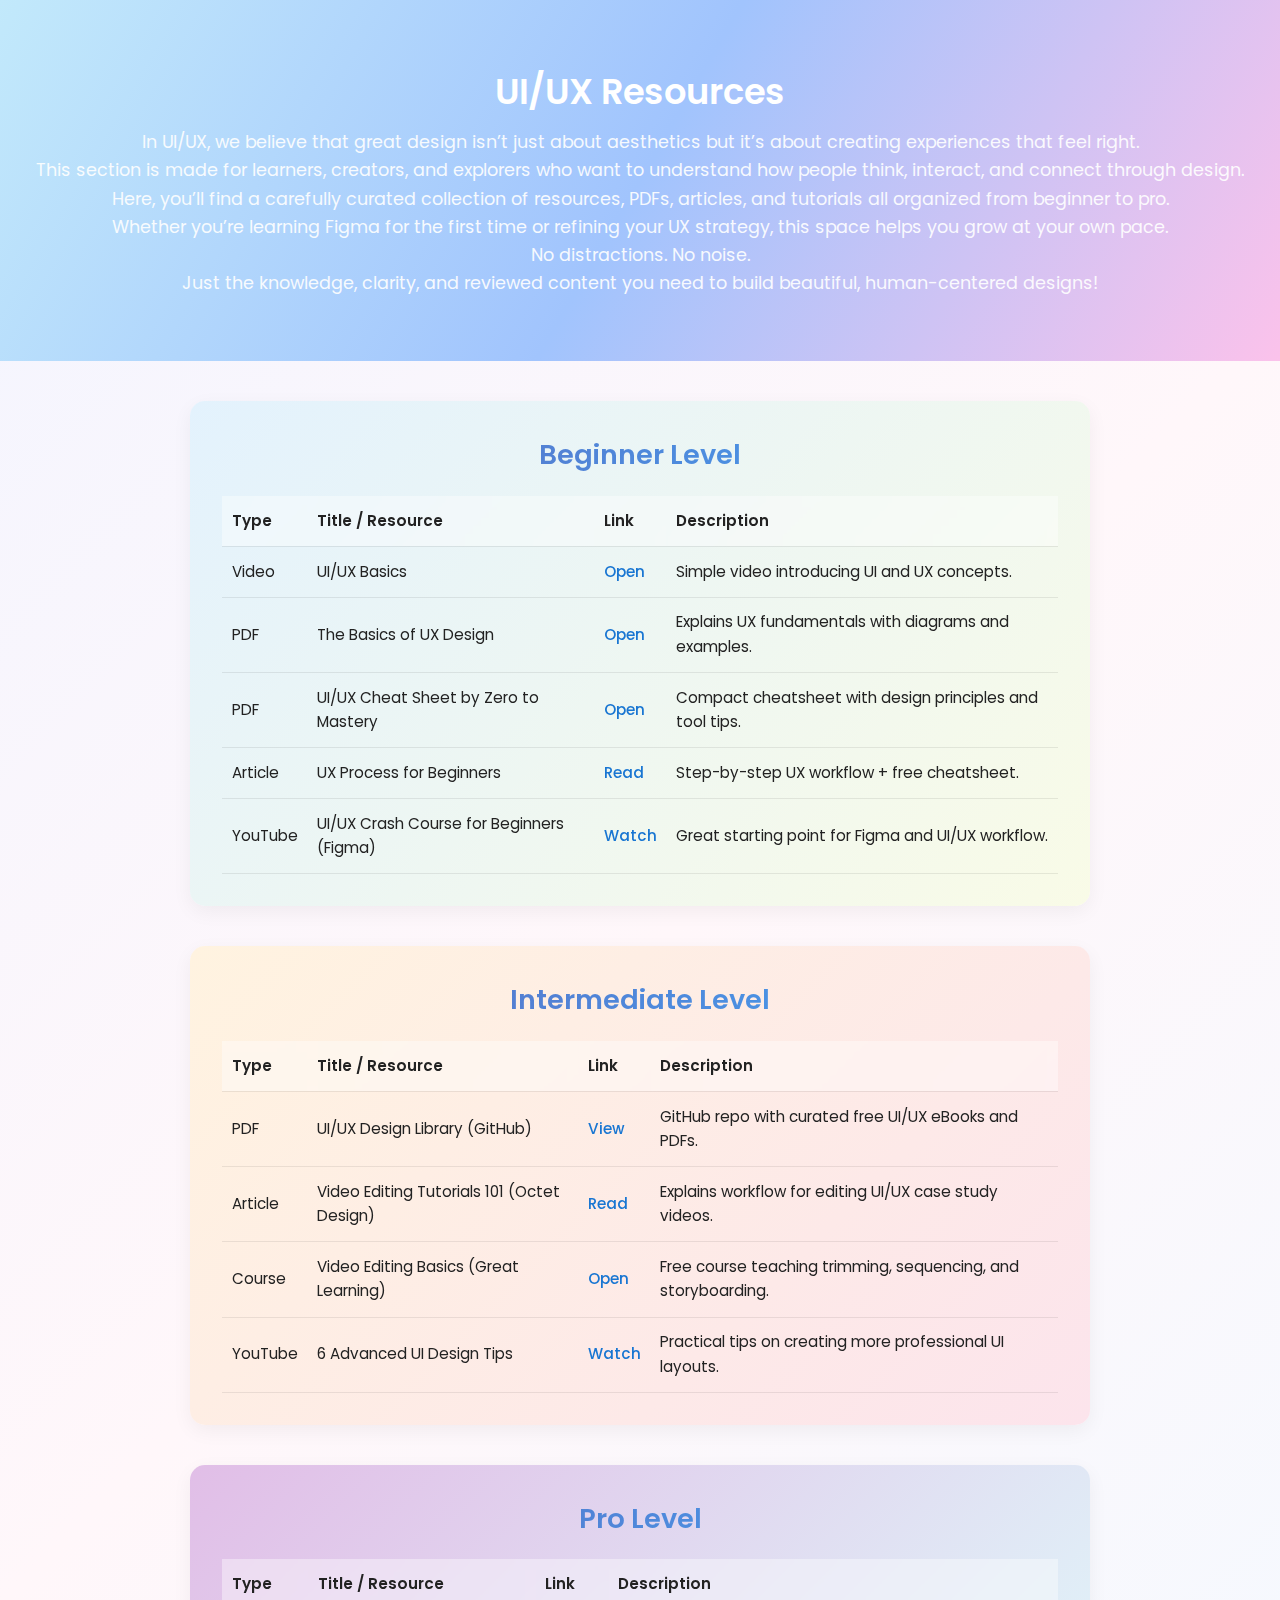
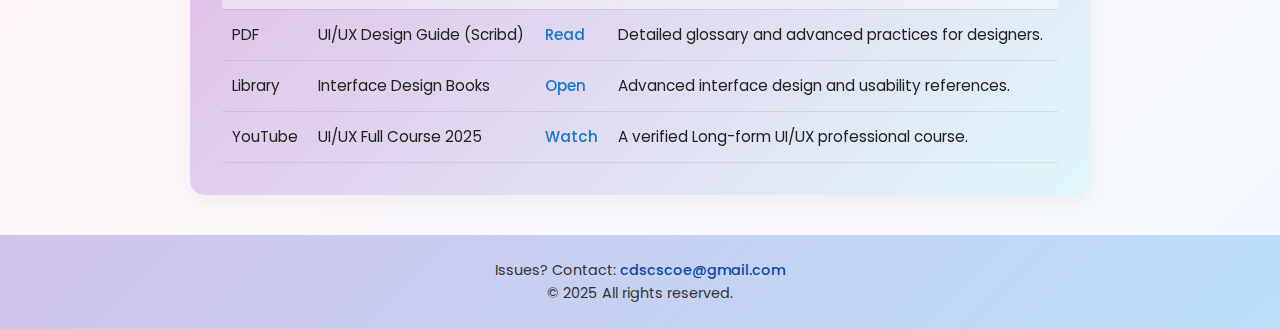
<file: uiux resources1.html>
<!DOCTYPE html>
<html lang="en">
<head>
  <meta charset="UTF-8" />
  <meta name="viewport" content="width=device-width, initial-scale=1.0" />
  <title>UI/UX Resources</title>
  <style>
    @import url('https://fonts.googleapis.com/css2?family=Poppins:wght@400;600&display=swap');

    * {
      margin: 0;
      padding: 0;
      box-sizing: border-box;
    }

    body {
      font-family: 'Poppins', sans-serif;
      background: linear-gradient(135deg, #f3f5ff, #fff7fa, #f4f9ff);
      color: #222;
      line-height: 1.6;
    }

    /* Header */
    header {
      position: relative;
      background: linear-gradient(120deg, #c2e9fb, #a1c4fd, #fbc2eb);
      color: #fff;
      text-align: center;
      padding: 4rem 2rem;
    }

    header h1 {
      font-size: 2.2rem;
      font-weight: 600;
      margin-bottom: 0.5rem;
    }

    header p {
      font-size: 1.1rem;
      opacity: 0.9;
    }

    /* Section Styling */
    section {
      margin: 2.5rem auto;
      width: 90%;
      max-width: 900px;
      border-radius: 15px;
      padding: 2rem;
      background: linear-gradient(135deg, rgba(255,255,255,0.9), rgba(245,245,255,0.8));
      box-shadow: 0 6px 20px rgba(0,0,0,0.05);
      backdrop-filter: blur(6px);
    }

    section h2 {
      text-align: center;
      margin-bottom: 1.2rem;
      font-size: 1.7rem;
      font-weight: 600;
      background: linear-gradient(to right, #5c6bc0, #42a5f5);
      -webkit-background-clip: text;
      -webkit-text-fill-color: transparent;
    }

    /* Gradient variations per level */
    .beginner {
      background: linear-gradient(135deg, #e3f2fd, #f9fbe7);
    }
    .intermediate {
      background: linear-gradient(135deg, #fff3e0, #fce4ec);
    }
    .pro {
      background: linear-gradient(135deg, #e1bee7, #e0f7fa);
    }

    /* Table Styling */
    table {
      width: 100%;
      border-collapse: collapse;
    }

    th, td {
      padding: 0.8rem 0.6rem;
      text-align: left;
      border-bottom: 1px solid rgba(0,0,0,0.08);
      font-size: 0.95rem;
    }

    th {
      font-weight: 600;
      background: rgba(255,255,255,0.4);
      backdrop-filter: blur(4px);
    }

    a {
      color: #1976d2;
      text-decoration: none;
      font-weight: 500;
    }

    a:hover {
      text-decoration: underline;
    }

    /* Footer */
    footer {
      text-align: center;
      background: linear-gradient(135deg, #d1c4e9, #bbdefb);
      color: #333;
      padding: 1.5rem;
      font-size: 0.9rem;
    }

    footer a {
      color: #0d47a1;
    }

    /* Responsive Design */
    @media (max-width: 768px) {
      header h1 {
        font-size: 1.8rem;
      }

      section {
        padding: 1.5rem;
      }

      table, th, td {
        font-size: 0.85rem;
      }

      th, td {
        display: block;
        text-align: left;
      }

      th {
        background: none;
        border: none;
        font-weight: 700;
        color: #555;
      }

      td {
        border: none;
        border-bottom: 1px solid rgba(0,0,0,0.05);
        padding: 0.5rem 0;
      }
    }
  </style>
</head>
<body>
  <header>
    <div class="overlay">
      <h1>UI/UX Resources</h1>
      <p>
        In UI/UX, we believe that great design isn’t just about aesthetics but it’s about creating experiences that feel right.<br>
        This section is made for learners, creators, and explorers who want to understand how people think, interact, and connect through design.<br>
        Here, you’ll find a carefully curated collection of resources, PDFs, articles, and tutorials all organized from beginner to pro. <br>
        Whether you’re learning Figma for the first time or refining your UX strategy, this space helps you grow at your own pace.<br>
        No distractions. No noise.<br>
        Just the knowledge, clarity, and reviewed content you need to build beautiful, human-centered designs!
      </p>
    </div>
  </header>

  <main>
    <!-- Beginner Level -->
    <section class="level beginner">
      <h2>Beginner Level</h2>
      <table>
        <tr>
          <th>Type</th>
          <th>Title / Resource</th>
          <th>Link</th>
          <th>Description</th>
        </tr>
        <tr>
          <td>Video</td>
          <td>UI/UX Basics</td>
          <td><a href="https://share.google/AJHYIJmzXF5zkB0bq" target="_blank">Open</a></td>
          <td>Simple video introducing UI and UX concepts.</td>
        </tr>
        <tr>
          <td>PDF</td>
          <td>The Basics of UX Design</td>
          <td><a href="https://bpb-eu-w2.wpmucdn.com/sites.aub.edu.lb/dist/c/13/files/2019/06/the-basics-of-ux-design.pdf" target="_blank">Open</a></td>
          <td>Explains UX fundamentals with diagrams and examples.</td>
        </tr>
        <tr>
          <td>PDF</td>
          <td>UI/UX Cheat Sheet by Zero to Mastery</td>
          <td><a href="https://zerotomastery.io/cheatsheets/ui-ux-design-cheat-sheet/" target="_blank">Open</a></td>
          <td>Compact cheatsheet with design principles and tool tips.</td>
        </tr>
        <tr>
          <td>Article</td>
          <td>UX Process for Beginners</td>
          <td><a href="https://www.kickassux.com/ux-library/ux-process" target="_blank">Read</a></td>
          <td>Step-by-step UX workflow + free cheatsheet.</td>
        </tr>
        <tr>
          <td>YouTube</td>
          <td>UI/UX Crash Course for Beginners (Figma)</td>
          <td><a href="https://www.youtube.com/watch?v=cvm_ECH94x4" target="_blank">Watch</a></td>
          <td>Great starting point for Figma and UI/UX workflow.</td>
        </tr>
      </table>
    </section>

    <!-- Intermediate Level -->
    <section class="level intermediate">
      <h2>Intermediate Level</h2>
      <table>
        <tr>
          <th>Type</th>
          <th>Title / Resource</th>
          <th>Link</th>
          <th>Description</th>
        </tr>
        <tr>
          <td>PDF</td>
          <td>UI/UX Design Library (GitHub)</td>
          <td><a href="https://github.com/justinhartman/ui-ux-design-library" target="_blank">View</a></td>
          <td>GitHub repo with curated free UI/UX eBooks and PDFs.</td>
        </tr>
        <tr>
          <td>Article</td>
          <td>Video Editing Tutorials 101 (Octet Design)</td>
          <td><a href="https://octet.design/journal/video-editing-tutorials/" target="_blank">Read</a></td>
          <td>Explains workflow for editing UI/UX case study videos.</td>
        </tr>
        <tr>
          <td>Course</td>
          <td>Video Editing Basics (Great Learning)</td>
          <td><a href="https://www.mygreatlearning.com/academy/learn-for-free/courses/video-editing-basics" target="_blank">Open</a></td>
          <td>Free course teaching trimming, sequencing, and storyboarding.</td>
        </tr>
        <tr>
          <td>YouTube</td>
          <td>6 Advanced UI Design Tips</td>
          <td><a href="https://www.youtube.com/watch?v=9jp_1gHhieA" target="_blank">Watch</a></td>
          <td>Practical tips on creating more professional UI layouts.</td>
        </tr>
      </table>
    </section>

    <!-- Pro Level -->
    <section class="level pro">
      <h2>Pro Level</h2>
      <table>
        <tr>
          <th>Type</th>
          <th>Title / Resource</th>
          <th>Link</th>
          <th>Description</th>
        </tr>
        <tr>
          <td>PDF</td>
          <td>UI/UX Design Guide (Scribd)</td>
          <td><a href="https://www.scribd.com/document/750848482/ui-ux-design-guide" target="_blank">Read</a></td>
          <td>Detailed glossary and advanced practices for designers.</td>
        </tr>
        <tr>
          <td>Library</td>
          <td>Interface Design Books</td>
          <td><a href="https://smart-interface-design-patterns.com/articles/interface-design-books/" target="_blank">Open</a></td>
          <td>Advanced interface design and usability references.</td>
        </tr>
        <tr>
          <td>YouTube</td>
          <td>UI/UX Full Course 2025</td>
          <td><a href="https://www.youtube.com/watch?v=6TUvFffaOBE" target="_blank">Watch</a></td>
          <td>A verified Long-form UI/UX professional course.</td>
        </tr>
      </table>
    </section>
  </main>

  <footer>
    <p>Issues? Contact: <a href="mailto:cdscscoe@gmail.com">cdscscoe@gmail.com</a></p>
    <p>© 2025 All rights reserved.</p>
  </footer>
</body>
</html>
</file>
